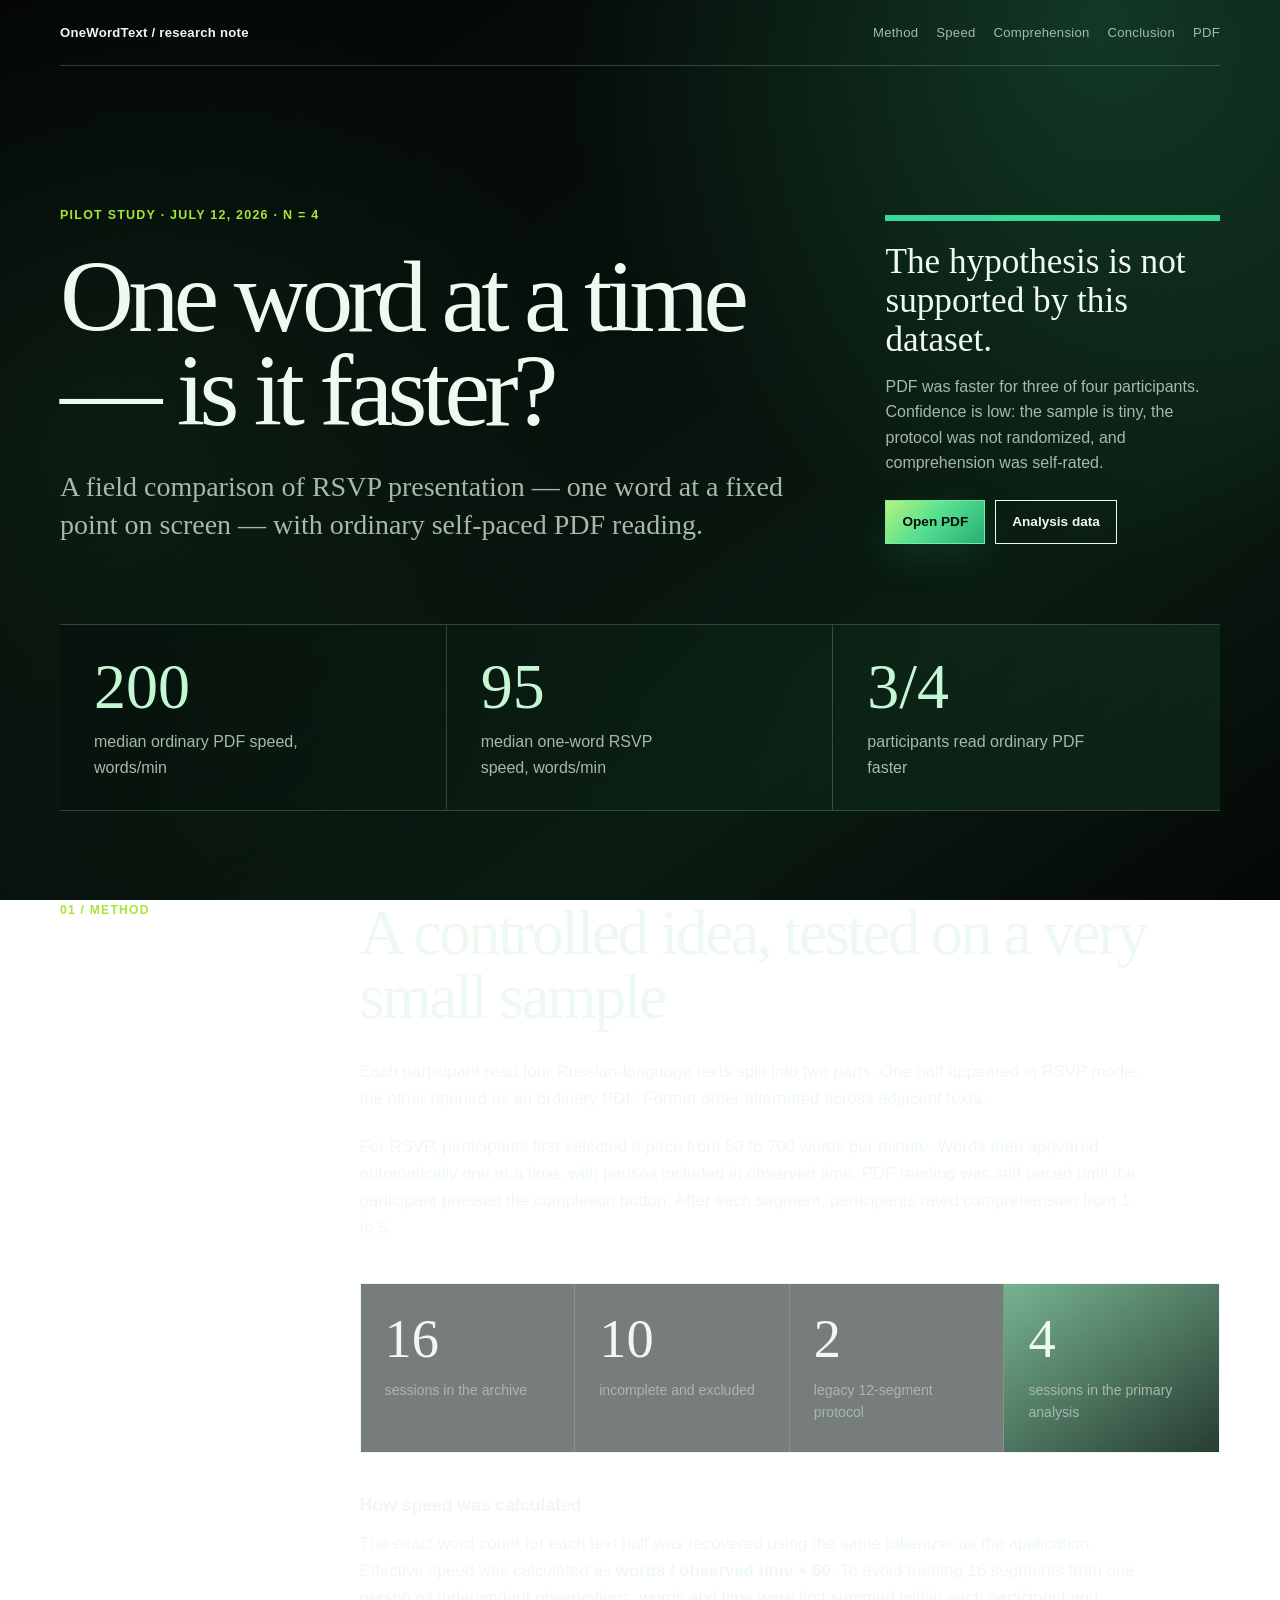
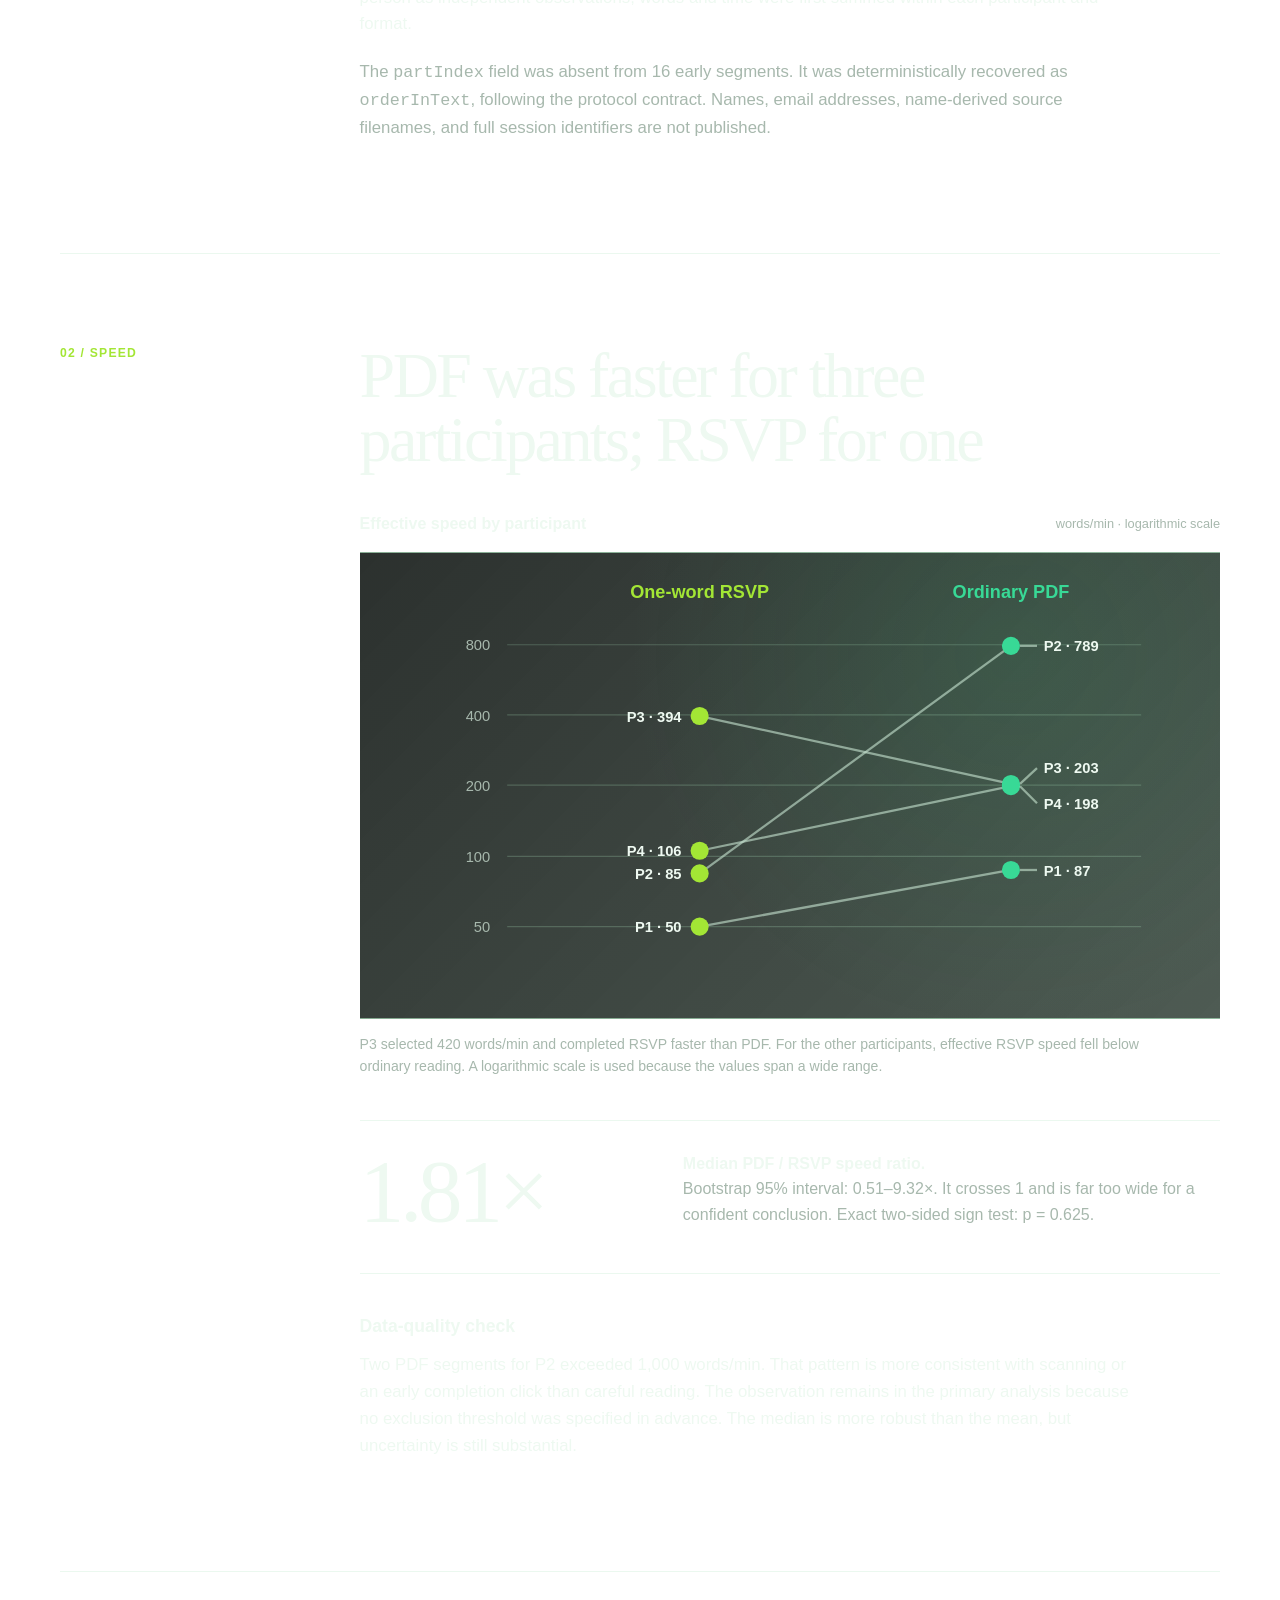
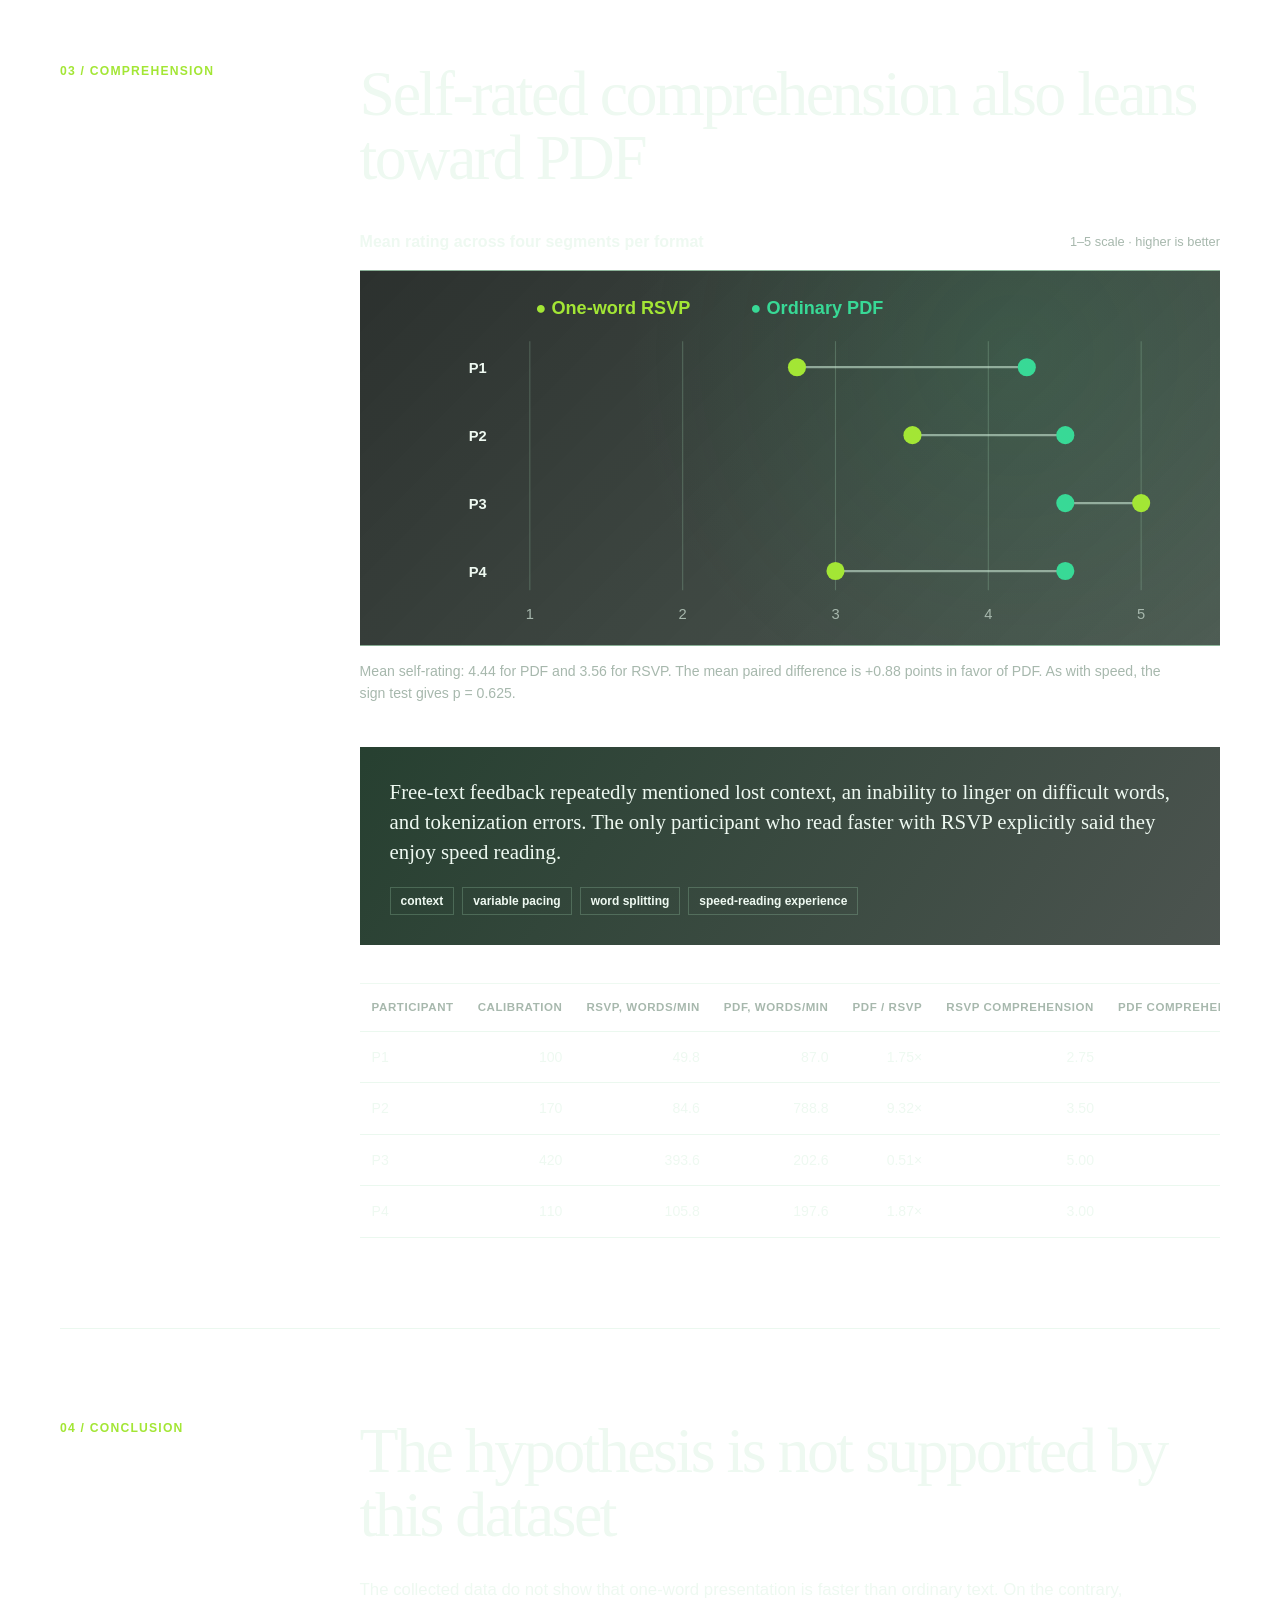
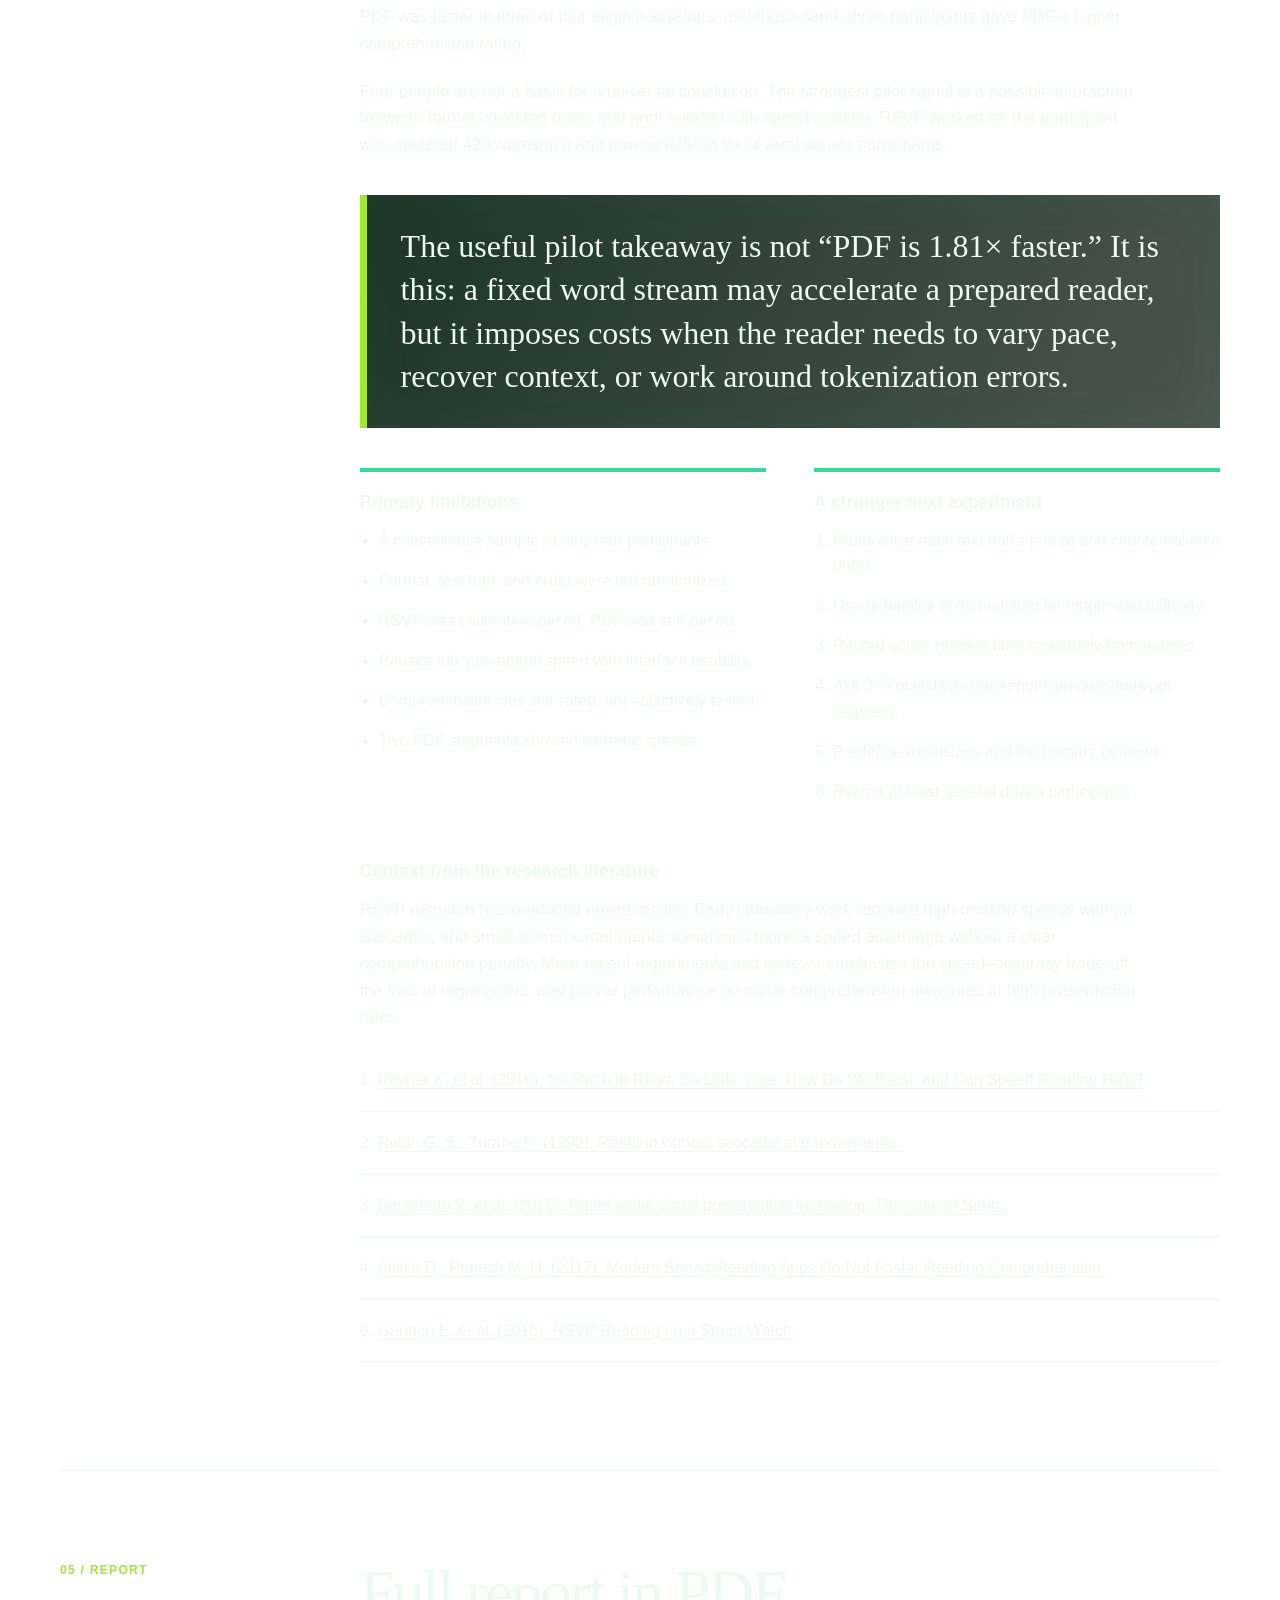
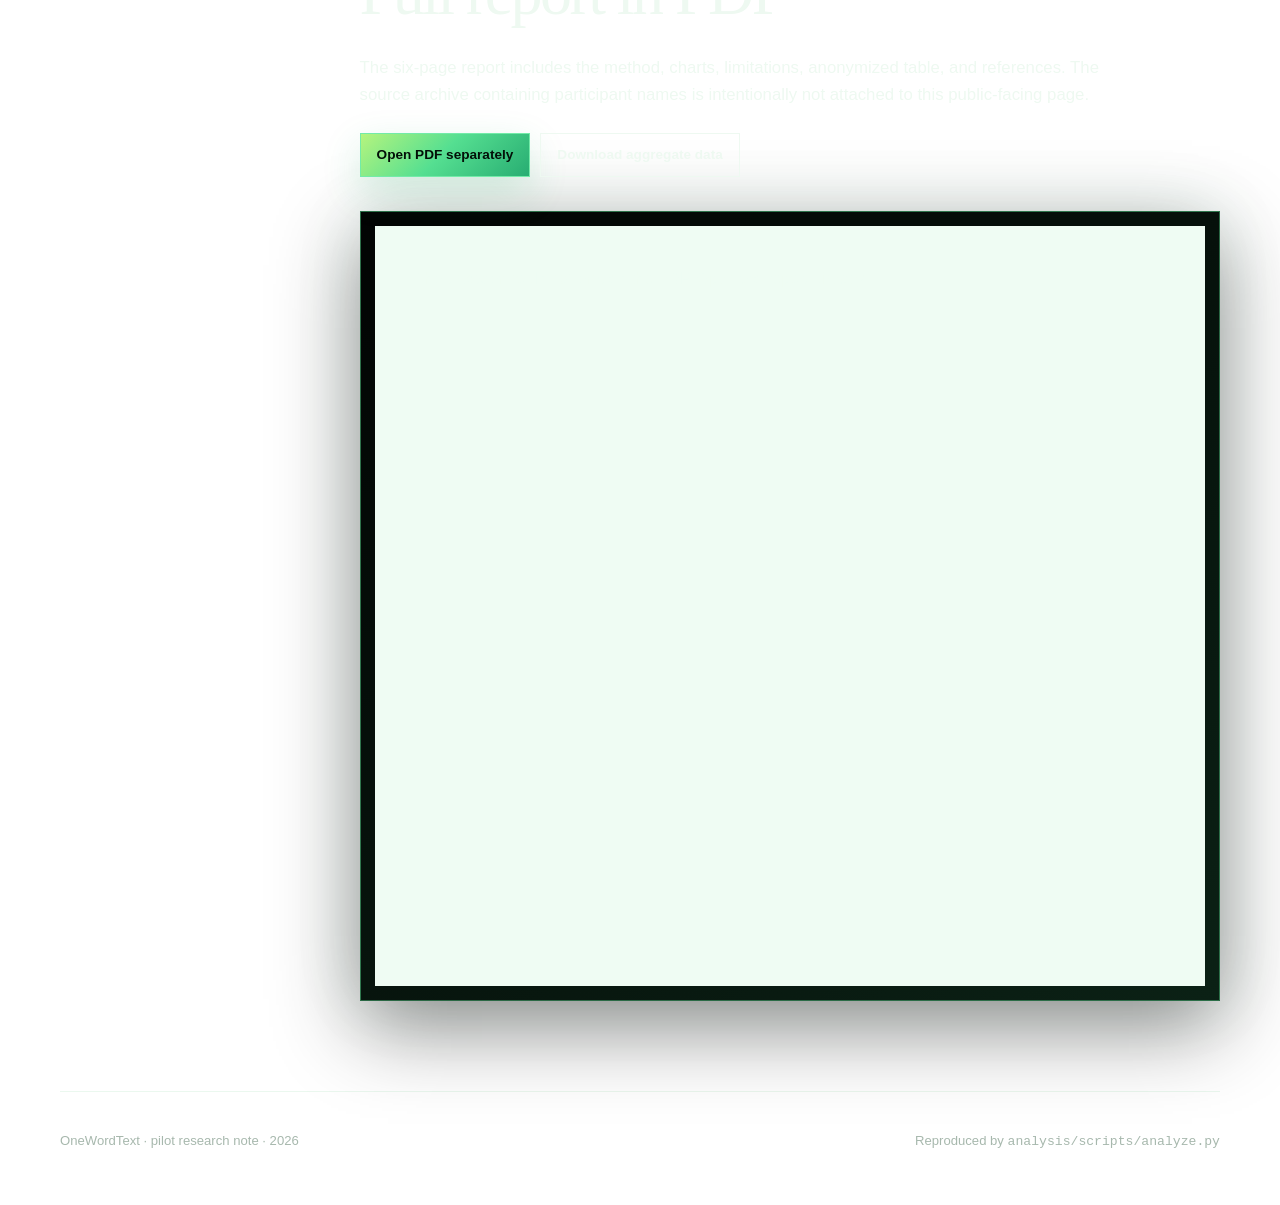
<file: site/index.html>
<!doctype html>
<html lang="en">
<head>
  <meta charset="utf-8">
  <meta name="viewport" content="width=device-width, initial-scale=1">
  <meta name="description" content="OneWordText pilot analysis: one-word RSVP presentation versus ordinary PDF reading.">
  <title>One word at a time — is it faster?</title>
  <style>
    :root {
      --paper: #050806;
      --paper-deep: #0d1b13;
      --paper-light: #effcf3;
      --ink: #eef9f1;
      --muted: #a7b8ad;
      --rule: rgba(173, 226, 189, 0.24);
      --rsvp: #a3e635;
      --pdf: #38d996;
      --green: #2e9f68;
      --surface: rgba(8, 20, 13, 0.72);
      --display: "Iowan Old Style", "Palatino Linotype", Palatino, Georgia, serif;
      --sans: Inter, ui-sans-serif, -apple-system, BlinkMacSystemFont, "Segoe UI", sans-serif;
    }

    * { box-sizing: border-box; }
    html { scroll-behavior: smooth; }
    body {
      margin: 0;
      color: var(--ink);
      background:
        radial-gradient(circle at 86% 2%, rgba(46, 159, 104, 0.28), transparent 34rem),
        radial-gradient(circle at 8% 48%, rgba(41, 112, 70, 0.16), transparent 30rem),
        linear-gradient(145deg, #030504 0%, #07100b 42%, #0a1c12 72%, #050806 100%);
      background-attachment: fixed;
      font-family: var(--sans);
      line-height: 1.6;
      -webkit-font-smoothing: antialiased;
    }

    a { color: inherit; text-underline-offset: 0.2em; }
    a:hover { color: #b8f7cd; }
    img, svg, object { max-width: 100%; }

    .shell {
      width: min(1160px, calc(100% - 40px));
      margin: 0 auto;
    }

    .site-nav {
      display: flex;
      justify-content: space-between;
      align-items: center;
      gap: 24px;
      padding: 22px 0;
      border-bottom: 1px solid var(--rule);
      font-size: 0.82rem;
      letter-spacing: 0.02em;
    }

    .brand { font-weight: 750; }
    .nav-links { display: flex; flex-wrap: wrap; gap: 18px; color: var(--muted); }
    .nav-links a { text-decoration: none; }

    .hero {
      display: grid;
      grid-template-columns: minmax(0, 1.65fr) minmax(270px, 0.75fr);
      gap: clamp(36px, 7vw, 100px);
      padding: clamp(72px, 11vw, 140px) 0 80px;
      border-bottom: 1px solid var(--rule);
    }

    .eyebrow {
      margin: 0 0 24px;
      color: var(--rsvp);
      font-size: 0.78rem;
      font-weight: 800;
      letter-spacing: 0.1em;
      text-transform: uppercase;
    }

    h1, h2, h3, p { margin-top: 0; }
    h1 {
      max-width: 860px;
      margin-bottom: 30px;
      font-family: var(--display);
      font-size: clamp(3.5rem, 8vw, 7.8rem);
      font-weight: 500;
      letter-spacing: -0.055em;
      line-height: 0.92;
    }

    .hero-lede {
      max-width: 760px;
      margin-bottom: 0;
      color: var(--muted);
      font-family: var(--display);
      font-size: clamp(1.25rem, 2.2vw, 1.75rem);
      line-height: 1.35;
    }

    .hero-aside {
      align-self: end;
      border-top: 6px solid var(--pdf);
      padding-top: 22px;
    }

    .hero-aside strong {
      display: block;
      margin-bottom: 14px;
      font-family: var(--display);
      font-size: clamp(1.55rem, 3vw, 2.2rem);
      font-weight: 500;
      line-height: 1.1;
    }

    .hero-aside p { color: var(--muted); }
    .button-row { display: flex; flex-wrap: wrap; gap: 10px; margin-top: 24px; }
    .button {
      display: inline-flex;
      align-items: center;
      justify-content: center;
      min-height: 44px;
      padding: 10px 16px;
      border: 1px solid var(--ink);
      text-decoration: none;
      font-size: 0.85rem;
      font-weight: 750;
    }
    .button.primary {
      color: #031008;
      border-color: #72eba8;
      background: linear-gradient(135deg, #b5f47e 0%, #55df91 48%, #28ad72 100%);
      box-shadow: 0 14px 38px rgba(31, 171, 102, 0.18);
    }
    .button:hover { color: #031008; background: #b8f7cd; border-color: #b8f7cd; }

    .summary-band {
      display: grid;
      grid-template-columns: repeat(3, 1fr);
      border-bottom: 1px solid var(--rule);
      background: linear-gradient(105deg, rgba(6, 17, 11, 0.82), rgba(21, 61, 38, 0.42));
    }

    .summary-item {
      min-height: 150px;
      padding: 30px 34px;
      border-right: 1px solid var(--rule);
    }
    .summary-item:last-child { border-right: 0; }
    .summary-value {
      display: block;
      font-family: var(--display);
      font-size: clamp(2.7rem, 5vw, 4.5rem);
      line-height: 1;
      color: #c5f7d5;
    }
    .summary-label { display: block; max-width: 220px; margin-top: 10px; color: var(--muted); }

    .article-section {
      display: grid;
      grid-template-columns: 210px minmax(0, 1fr);
      gap: clamp(36px, 7vw, 110px);
      padding: 90px 0;
      border-bottom: 1px solid var(--rule);
    }

    .section-index {
      color: var(--rsvp);
      font-size: 0.76rem;
      font-weight: 800;
      letter-spacing: 0.1em;
      text-transform: uppercase;
    }

    .section-content { min-width: 0; }
    h2 {
      max-width: 850px;
      margin-bottom: 30px;
      font-family: var(--display);
      font-size: clamp(2.35rem, 5vw, 4.8rem);
      font-weight: 500;
      letter-spacing: -0.04em;
      line-height: 1;
    }
    h3 {
      margin: 42px 0 14px;
      font-size: 1.1rem;
      line-height: 1.25;
    }
    .prose { max-width: 780px; font-size: 1.05rem; }
    .prose p { margin-bottom: 1.25em; }
    .muted { color: var(--muted); }

    .verdict {
      max-width: 900px;
      margin: 36px 0 0;
      padding: 30px 34px;
      border-left: 7px solid var(--rsvp);
      background: linear-gradient(120deg, rgba(15, 40, 25, 0.94), rgba(7, 19, 12, 0.72));
      box-shadow: inset 0 0 50px rgba(45, 177, 107, 0.08);
      font-family: var(--display);
      font-size: clamp(1.35rem, 2.8vw, 2rem);
      line-height: 1.35;
    }

    .inclusion {
      display: grid;
      grid-template-columns: repeat(4, 1fr);
      gap: 0;
      margin: 42px 0 34px;
      border: 1px solid var(--rule);
    }
    .inclusion-step {
      position: relative;
      min-height: 150px;
      padding: 28px 24px;
      border-right: 1px solid var(--rule);
      background: rgba(5, 16, 10, 0.54);
    }
    .inclusion-step:last-child {
      border-right: 0;
      background: linear-gradient(145deg, rgba(36, 132, 80, 0.62), rgba(9, 34, 20, 0.88));
    }
    .inclusion-step b {
      display: block;
      font-family: var(--display);
      font-size: 3.4rem;
      font-weight: 500;
      line-height: 1;
    }
    .inclusion-step span { display: block; margin-top: 12px; color: var(--muted); font-size: 0.88rem; }

    .chart-block { margin: 42px 0; }
    .chart-header {
      display: flex;
      justify-content: space-between;
      align-items: end;
      gap: 24px;
      margin-bottom: 18px;
    }
    .chart-title { margin: 0; font-size: 1rem; }
    .chart-note { margin: 0; color: var(--muted); font-size: 0.8rem; }
    .chart-frame {
      overflow: hidden;
      border-top: 1px solid rgba(188, 244, 205, 0.62);
      border-bottom: 1px solid rgba(188, 244, 205, 0.62);
      background:
        radial-gradient(circle at 76% 22%, rgba(47, 178, 107, 0.14), transparent 24rem),
        linear-gradient(135deg, rgba(3, 9, 6, 0.84), rgba(10, 28, 17, 0.72));
    }
    .chart-frame svg { display: block; width: 100%; height: auto; background: transparent; }
    .chart-caption { max-width: 820px; margin-top: 14px; color: var(--muted); font-size: 0.88rem; }
    .mobile-chart-hint { display: none; margin: 0 0 8px; color: var(--rsvp); font-size: 0.76rem; font-weight: 800; letter-spacing: 0.04em; }

    .grid-line { stroke: var(--rule); stroke-width: 1; }
    .axis-label { fill: var(--muted); font: 13px var(--sans); }
    .direct-label { fill: var(--ink); font: 700 13px var(--sans); }
    .format-label { font: 800 16px var(--sans); }
    .rsvp-fill { fill: var(--rsvp); }
    .pdf-fill { fill: var(--pdf); }
    .pair-line { stroke: rgba(198, 227, 207, 0.62); stroke-width: 2; }

    .stat-callout {
      display: grid;
      grid-template-columns: 0.7fr 1.3fr;
      gap: 34px;
      margin: 34px 0;
      padding: 30px 0;
      border-top: 1px solid var(--rule);
      border-bottom: 1px solid var(--rule);
    }
    .stat-big {
      font-family: var(--display);
      font-size: clamp(3rem, 7vw, 6.2rem);
      letter-spacing: -0.05em;
      line-height: 0.9;
    }
    .stat-explain { align-self: center; max-width: 620px; }

    .table-wrap { overflow-x: auto; margin-top: 34px; border-top: 1px solid var(--ink); }
    table { width: 100%; border-collapse: collapse; font-size: 0.88rem; }
    th, td { padding: 14px 12px; border-bottom: 1px solid var(--rule); text-align: right; white-space: nowrap; }
    th:first-child, td:first-child { text-align: left; }
    th { color: var(--muted); font-size: 0.72rem; letter-spacing: 0.05em; text-transform: uppercase; }

    .two-column {
      display: grid;
      grid-template-columns: repeat(2, minmax(0, 1fr));
      gap: 48px;
      margin-top: 40px;
    }
    .list-panel { border-top: 4px solid var(--pdf); padding-top: 20px; }
    .list-panel h3 { margin-top: 0; }
    .list-panel ol, .list-panel ul { margin: 0; padding-left: 1.2em; }
    .list-panel li { margin-bottom: 0.9em; }

    .quote-theme {
      margin: 38px 0;
      padding: 30px;
      background: linear-gradient(125deg, rgba(15, 43, 26, 0.9), rgba(7, 18, 12, 0.72));
      font-family: var(--display);
      font-size: 1.3rem;
      line-height: 1.45;
    }
    .theme-tags { display: flex; flex-wrap: wrap; gap: 8px; margin-top: 20px; }
    .theme-tags span { padding: 6px 10px; border: 1px solid var(--rule); font: 700 0.75rem var(--sans); }

    .references { margin: 36px 0 0; padding: 0; list-style-position: inside; }
    .references li { margin-bottom: 18px; padding-bottom: 18px; border-bottom: 1px solid var(--rule); }

    .pdf-shell {
      margin-top: 34px;
      padding: 14px;
      border: 1px solid rgba(93, 230, 151, 0.44);
      background: linear-gradient(145deg, #020403, #0b2115);
      box-shadow: 0 26px 80px rgba(0, 0, 0, 0.46), 0 0 70px rgba(37, 169, 97, 0.08);
    }
    .pdf-shell object { display: block; width: 100%; min-height: 760px; background: var(--paper-light); }
    .pdf-fallback { padding: 40px; color: var(--paper-light); }

    footer { padding: 38px 0 54px; color: var(--muted); font-size: 0.82rem; }
    footer .shell { display: flex; justify-content: space-between; gap: 30px; }

    @media (max-width: 820px) {
      .hero, .article-section { grid-template-columns: 1fr; }
      .hero { gap: 50px; }
      .hero-aside { max-width: 520px; }
      .article-section { padding: 64px 0; }
      .summary-band { grid-template-columns: 1fr; }
      .summary-item { min-height: 0; border-right: 0; border-bottom: 1px solid var(--rule); }
      .summary-item:last-child { border-bottom: 0; }
      .inclusion { grid-template-columns: repeat(2, 1fr); }
      .inclusion-step:nth-child(2) { border-right: 0; }
      .inclusion-step:nth-child(-n+2) { border-bottom: 1px solid var(--rule); }
      .stat-callout, .two-column { grid-template-columns: 1fr; }
      .pdf-shell object { min-height: 560px; }
    }

    @media (max-width: 540px) {
      .shell { width: min(100% - 24px, 1160px); }
      .site-nav { align-items: flex-start; }
      .nav-links { display: none; }
      .hero { padding-top: 58px; }
      h1 { font-size: 3.3rem; }
      .inclusion { grid-template-columns: 1fr; }
      .inclusion-step { border-right: 0; border-bottom: 1px solid var(--rule); }
      .inclusion-step:last-child { border-bottom: 0; }
      .chart-frame { overflow-x: auto; }
      .chart-frame svg { min-width: 690px; }
      .mobile-chart-hint { display: block; }
      footer .shell { flex-direction: column; }
    }

    @media print {
      .site-nav, .button-row, .pdf-shell { display: none; }
      body { color: #111; background: white; }
      .article-section { break-inside: avoid; }
    }
  </style>
</head>
<body>
  <header class="shell">
    <nav class="site-nav" aria-label="Study navigation">
      <div class="brand">OneWordText / research note</div>
      <div class="nav-links">
        <a href="#method">Method</a>
        <a href="#speed">Speed</a>
        <a href="#comprehension">Comprehension</a>
        <a href="#conclusion">Conclusion</a>
        <a href="#report">PDF</a>
      </div>
    </nav>
  </header>

  <main>
    <section class="hero shell">
      <div>
        <p class="eyebrow">Pilot study · July 12, 2026 · n = 4</p>
        <h1>One word at a time — is it faster?</h1>
        <p class="hero-lede">A field comparison of RSVP presentation — one word at a fixed point on screen — with ordinary self-paced PDF reading.</p>
      </div>
      <aside class="hero-aside">
        <strong>The hypothesis is not supported by this dataset.</strong>
        <p>PDF was faster for three of four participants. Confidence is low: the sample is tiny, the protocol was not randomized, and comprehension was self-rated.</p>
        <div class="button-row">
          <a class="button primary" href="output/pdf/onewordtext-pilot-study.pdf">Open PDF</a>
          <a class="button" href="data/analysis-results.json">Analysis data</a>
        </div>
      </aside>
    </section>

    <div class="summary-band shell" aria-label="Key results">
      <div class="summary-item">
        <span class="summary-value">200</span>
        <span class="summary-label">median ordinary PDF speed, words/min</span>
      </div>
      <div class="summary-item">
        <span class="summary-value">95</span>
        <span class="summary-label">median one-word RSVP speed, words/min</span>
      </div>
      <div class="summary-item">
        <span class="summary-value">3/4</span>
        <span class="summary-label">participants read ordinary PDF faster</span>
      </div>
    </div>

    <section class="article-section shell" id="method">
      <div class="section-index">01 / Method</div>
      <div class="section-content">
        <h2>A controlled idea, tested on a very small sample</h2>
        <div class="prose">
          <p>Each participant read four Russian-language texts split into two parts. One half appeared in RSVP mode; the other opened as an ordinary PDF. Format order alternated across adjacent texts.</p>
          <p>For RSVP, participants first selected a pace from 50 to 700 words per minute. Words then appeared automatically one at a time, with pauses included in observed time. PDF reading was self-paced until the participant pressed the completion button. After each segment, participants rated comprehension from 1 to 5.</p>
        </div>

        <div class="inclusion" aria-label="Session inclusion flow">
          <div class="inclusion-step"><b>16</b><span>sessions in the archive</span></div>
          <div class="inclusion-step"><b>10</b><span>incomplete and excluded</span></div>
          <div class="inclusion-step"><b>2</b><span>legacy 12-segment protocol</span></div>
          <div class="inclusion-step"><b>4</b><span>sessions in the primary analysis</span></div>
        </div>

        <div class="prose">
          <h3>How speed was calculated</h3>
          <p>The exact word count for each text half was recovered using the same tokenizer as the application. Effective speed was calculated as <strong>words / observed time × 60</strong>. To avoid treating 16 segments from one person as independent observations, words and time were first summed within each participant and format.</p>
          <p class="muted">The <code>partIndex</code> field was absent from 16 early segments. It was deterministically recovered as <code>orderInText</code>, following the protocol contract. Names, email addresses, name-derived source filenames, and full session identifiers are not published.</p>
        </div>
      </div>
    </section>

    <section class="article-section shell" id="speed">
      <div class="section-index">02 / Speed</div>
      <div class="section-content">
        <h2>PDF was faster for three participants; RSVP for one</h2>

        <figure class="chart-block">
          <div class="chart-header">
            <h3 class="chart-title">Effective speed by participant</h3>
            <p class="chart-note">words/min · logarithmic scale</p>
          </div>
          <p class="mobile-chart-hint">← swipe across the chart →</p>
          <div class="chart-frame">
            <svg viewBox="0 0 760 410" role="img" aria-labelledby="speed-title speed-desc">
              <title id="speed-title">Paired comparison of RSVP and PDF reading speed</title>
              <desc id="speed-desc">P1: 49.8 versus 87. P2: 84.6 versus 788.8. P3: 393.6 versus 202.6. P4: 105.8 versus 197.6 words per minute.</desc>
              <text x="300" y="40" text-anchor="middle" class="format-label rsvp-fill">One-word RSVP</text>
              <text x="575" y="40" text-anchor="middle" class="format-label pdf-fill">Ordinary PDF</text>

              <line x1="130" y1="330" x2="690" y2="330" class="grid-line"/><text x="115" y="335" text-anchor="end" class="axis-label">50</text>
              <line x1="130" y1="268" x2="690" y2="268" class="grid-line"/><text x="115" y="273" text-anchor="end" class="axis-label">100</text>
              <line x1="130" y1="205" x2="690" y2="205" class="grid-line"/><text x="115" y="210" text-anchor="end" class="axis-label">200</text>
              <line x1="130" y1="143" x2="690" y2="143" class="grid-line"/><text x="115" y="148" text-anchor="end" class="axis-label">400</text>
              <line x1="130" y1="81" x2="690" y2="81" class="grid-line"/><text x="115" y="86" text-anchor="end" class="axis-label">800</text>

              <line x1="300" y1="330" x2="575" y2="280" class="pair-line"/>
              <circle cx="300" cy="330" r="8" class="rsvp-fill"/><text x="284" y="335" text-anchor="end" class="direct-label">P1 · 50</text>
              <circle cx="575" cy="280" r="8" class="pdf-fill"/><line x1="583" y1="280" x2="598" y2="280" class="pair-line"/><text x="604" y="285" class="direct-label">P1 · 87</text>

              <line x1="300" y1="283" x2="575" y2="82" class="pair-line"/>
              <circle cx="300" cy="283" r="8" class="rsvp-fill"/><text x="284" y="288" text-anchor="end" class="direct-label">P2 · 85</text>
              <circle cx="575" cy="82" r="8" class="pdf-fill"/><line x1="583" y1="82" x2="598" y2="82" class="pair-line"/><text x="604" y="87" class="direct-label">P2 · 789</text>

              <line x1="300" y1="144" x2="575" y2="204" class="pair-line"/>
              <circle cx="300" cy="144" r="8" class="rsvp-fill"/><text x="284" y="149" text-anchor="end" class="direct-label">P3 · 394</text>
              <circle cx="575" cy="204" r="8" class="pdf-fill"/><line x1="583" y1="204" x2="598" y2="190" class="pair-line"/><text x="604" y="194" class="direct-label">P3 · 203</text>

              <line x1="300" y1="263" x2="575" y2="206" class="pair-line"/>
              <circle cx="300" cy="263" r="8" class="rsvp-fill"/><text x="284" y="268" text-anchor="end" class="direct-label">P4 · 106</text>
              <circle cx="575" cy="206" r="8" class="pdf-fill"/><line x1="583" y1="206" x2="598" y2="221" class="pair-line"/><text x="604" y="226" class="direct-label">P4 · 198</text>
            </svg>
          </div>
          <figcaption class="chart-caption">P3 selected 420 words/min and completed RSVP faster than PDF. For the other participants, effective RSVP speed fell below ordinary reading. A logarithmic scale is used because the values span a wide range.</figcaption>
        </figure>

        <div class="stat-callout">
          <div class="stat-big">1.81×</div>
          <div class="stat-explain">
            <strong>Median PDF / RSVP speed ratio.</strong>
            <p class="muted">Bootstrap 95% interval: 0.51–9.32×. It crosses 1 and is far too wide for a confident conclusion. Exact two-sided sign test: p = 0.625.</p>
          </div>
        </div>

        <div class="prose">
          <h3>Data-quality check</h3>
          <p>Two PDF segments for P2 exceeded 1,000 words/min. That pattern is more consistent with scanning or an early completion click than careful reading. The observation remains in the primary analysis because no exclusion threshold was specified in advance. The median is more robust than the mean, but uncertainty is still substantial.</p>
        </div>
      </div>
    </section>

    <section class="article-section shell" id="comprehension">
      <div class="section-index">03 / Comprehension</div>
      <div class="section-content">
        <h2>Self-rated comprehension also leans toward PDF</h2>

        <figure class="chart-block">
          <div class="chart-header">
            <h3 class="chart-title">Mean rating across four segments per format</h3>
            <p class="chart-note">1–5 scale · higher is better</p>
          </div>
          <p class="mobile-chart-hint">← swipe across the chart →</p>
          <div class="chart-frame">
            <svg viewBox="0 0 760 330" role="img" aria-labelledby="comp-title comp-desc">
              <title id="comp-title">Paired comparison of self-rated comprehension</title>
              <desc id="comp-desc">PDF is higher for P1, P2, and P4. RSVP is higher for P3.</desc>
              <text x="155" y="38" class="format-label rsvp-fill">● One-word RSVP</text>
              <text x="345" y="38" class="format-label pdf-fill">● Ordinary PDF</text>

              <line x1="150" y1="62" x2="150" y2="282" class="grid-line"/><text x="150" y="307" text-anchor="middle" class="axis-label">1</text>
              <line x1="285" y1="62" x2="285" y2="282" class="grid-line"/><text x="285" y="307" text-anchor="middle" class="axis-label">2</text>
              <line x1="420" y1="62" x2="420" y2="282" class="grid-line"/><text x="420" y="307" text-anchor="middle" class="axis-label">3</text>
              <line x1="555" y1="62" x2="555" y2="282" class="grid-line"/><text x="555" y="307" text-anchor="middle" class="axis-label">4</text>
              <line x1="690" y1="62" x2="690" y2="282" class="grid-line"/><text x="690" y="307" text-anchor="middle" class="axis-label">5</text>

              <text x="112" y="90" text-anchor="end" class="direct-label">P1</text><line x1="386" y1="85" x2="589" y2="85" class="pair-line"/><circle cx="386" cy="85" r="8" class="rsvp-fill"/><circle cx="589" cy="85" r="8" class="pdf-fill"/>
              <text x="112" y="150" text-anchor="end" class="direct-label">P2</text><line x1="488" y1="145" x2="623" y2="145" class="pair-line"/><circle cx="488" cy="145" r="8" class="rsvp-fill"/><circle cx="623" cy="145" r="8" class="pdf-fill"/>
              <text x="112" y="210" text-anchor="end" class="direct-label">P3</text><line x1="623" y1="205" x2="690" y2="205" class="pair-line"/><circle cx="690" cy="205" r="8" class="rsvp-fill"/><circle cx="623" cy="205" r="8" class="pdf-fill"/>
              <text x="112" y="270" text-anchor="end" class="direct-label">P4</text><line x1="420" y1="265" x2="623" y2="265" class="pair-line"/><circle cx="420" cy="265" r="8" class="rsvp-fill"/><circle cx="623" cy="265" r="8" class="pdf-fill"/>
            </svg>
          </div>
          <figcaption class="chart-caption">Mean self-rating: 4.44 for PDF and 3.56 for RSVP. The mean paired difference is +0.88 points in favor of PDF. As with speed, the sign test gives p = 0.625.</figcaption>
        </figure>

        <div class="quote-theme">
          Free-text feedback repeatedly mentioned lost context, an inability to linger on difficult words, and tokenization errors. The only participant who read faster with RSVP explicitly said they enjoy speed reading.
          <div class="theme-tags" aria-label="Feedback themes">
            <span>context</span><span>variable pacing</span><span>word splitting</span><span>speed-reading experience</span>
          </div>
        </div>

        <div class="table-wrap">
          <table>
            <thead>
              <tr><th>Participant</th><th>Calibration</th><th>RSVP, words/min</th><th>PDF, words/min</th><th>PDF / RSVP</th><th>RSVP comprehension</th><th>PDF comprehension</th></tr>
            </thead>
            <tbody>
              <tr><td>P1</td><td>100</td><td>49.8</td><td>87.0</td><td>1.75×</td><td>2.75</td><td>4.25</td></tr>
              <tr><td>P2</td><td>170</td><td>84.6</td><td>788.8</td><td>9.32×</td><td>3.50</td><td>4.50</td></tr>
              <tr><td>P3</td><td>420</td><td>393.6</td><td>202.6</td><td>0.51×</td><td>5.00</td><td>4.50</td></tr>
              <tr><td>P4</td><td>110</td><td>105.8</td><td>197.6</td><td>1.87×</td><td>3.00</td><td>4.50</td></tr>
            </tbody>
          </table>
        </div>
      </div>
    </section>

    <section class="article-section shell" id="conclusion">
      <div class="section-index">04 / Conclusion</div>
      <div class="section-content">
        <h2>The hypothesis is not supported by this dataset</h2>
        <div class="prose">
          <p>The collected data do not show that one-word presentation is faster than ordinary text. On the contrary, PDF was faster in three of four eligible sessions, and those same three participants gave PDF a higher comprehension rating.</p>
          <p>Four people are not a basis for a universal conclusion. The strongest pilot signal is a possible interaction between format, selected pace, and prior comfort with speed reading. RSVP worked for the participant who selected 420 words/min and proved difficult for several slower participants.</p>
        </div>

        <p class="verdict">The useful pilot takeaway is not “PDF is 1.81× faster.” It is this: a fixed word stream may accelerate a prepared reader, but it imposes costs when the reader needs to vary pace, recover context, or work around tokenization errors.</p>

        <div class="two-column">
          <section class="list-panel">
            <h3>Primary limitations</h3>
            <ul>
              <li>A convenience sample of only four participants.</li>
              <li>Format, text half, and order were not randomized.</li>
              <li>RSVP was calibration-paced; PDF was self-paced.</li>
              <li>Pauses mix perceptual speed with interface usability.</li>
              <li>Comprehension was self-rated, not objectively tested.</li>
              <li>Two PDF segments showed extreme speeds.</li>
            </ul>
          </section>
          <section class="list-panel">
            <h3>A stronger next experiment</h3>
            <ol>
              <li>Randomize each text half’s format and counterbalance order.</li>
              <li>Use unfamiliar texts matched for length and difficulty.</li>
              <li>Record active reading time separately from pauses.</li>
              <li>Ask 3–5 objective comprehension questions per segment.</li>
              <li>Predefine exclusions and the primary outcome.</li>
              <li>Recruit at least several dozen participants.</li>
            </ol>
          </section>
        </div>

        <h3>Context from the research literature</h3>
        <div class="prose">
          <p>RSVP research has produced mixed results. Early laboratory work reported high reading speeds without saccades, and small-screen experiments sometimes found a speed advantage without a clear comprehension penalty. More recent experiments and reviews emphasize the speed–accuracy trade-off, the loss of regressions, and poorer performance on some comprehension measures at high presentation rates.</p>
        </div>
        <ol class="references">
          <li><a href="https://doi.org/10.1177/1529100615623267">Rayner K. et al. (2016). So Much to Read, So Little Time: How Do We Read, and Can Speed Reading Help?</a></li>
          <li><a href="https://doi.org/10.1016/0042-6989(92)90032-E">Rubin G. S., Turano K. (1992). Reading without saccadic eye movements.</a></li>
          <li><a href="https://doi.org/10.1016/j.chb.2014.12.043">Benedetto S. et al. (2015). Rapid serial visual presentation in reading: The case of Spritz.</a></li>
          <li><a href="https://doi.org/10.5406/amerjpsyc.130.2.0183">Acklin D., Papesh M. H. (2017). Modern Speed-Reading Apps Do Not Foster Reading Comprehension.</a></li>
          <li><a href="https://doi.org/10.1177/1541931213601265">Gannon E. et al. (2016). RSVP Reading on a Smart Watch.</a></li>
        </ol>
      </div>
    </section>

    <section class="article-section shell" id="report">
      <div class="section-index">05 / Report</div>
      <div class="section-content">
        <h2>Full report in PDF</h2>
        <div class="prose">
          <p>The six-page report includes the method, charts, limitations, anonymized table, and references. The source archive containing participant names is intentionally not attached to this public-facing page.</p>
        </div>
        <div class="button-row">
          <a class="button primary" href="output/pdf/onewordtext-pilot-study.pdf">Open PDF separately</a>
          <a class="button" href="data/analysis-results.json">Download aggregate data</a>
        </div>
        <div class="pdf-shell">
          <object data="output/pdf/onewordtext-pilot-study.pdf#view=FitH" type="application/pdf" aria-label="OneWordText PDF report">
            <div class="pdf-fallback">The browser could not embed the PDF. <a href="output/pdf/onewordtext-pilot-study.pdf">Open the report directly.</a></div>
          </object>
        </div>
      </div>
    </section>
  </main>

  <footer>
    <div class="shell">
      <span>OneWordText · pilot research note · 2026</span>
      <span>Reproduced by <code>analysis/scripts/analyze.py</code></span>
    </div>
  </footer>
</body>
</html>
</file>
